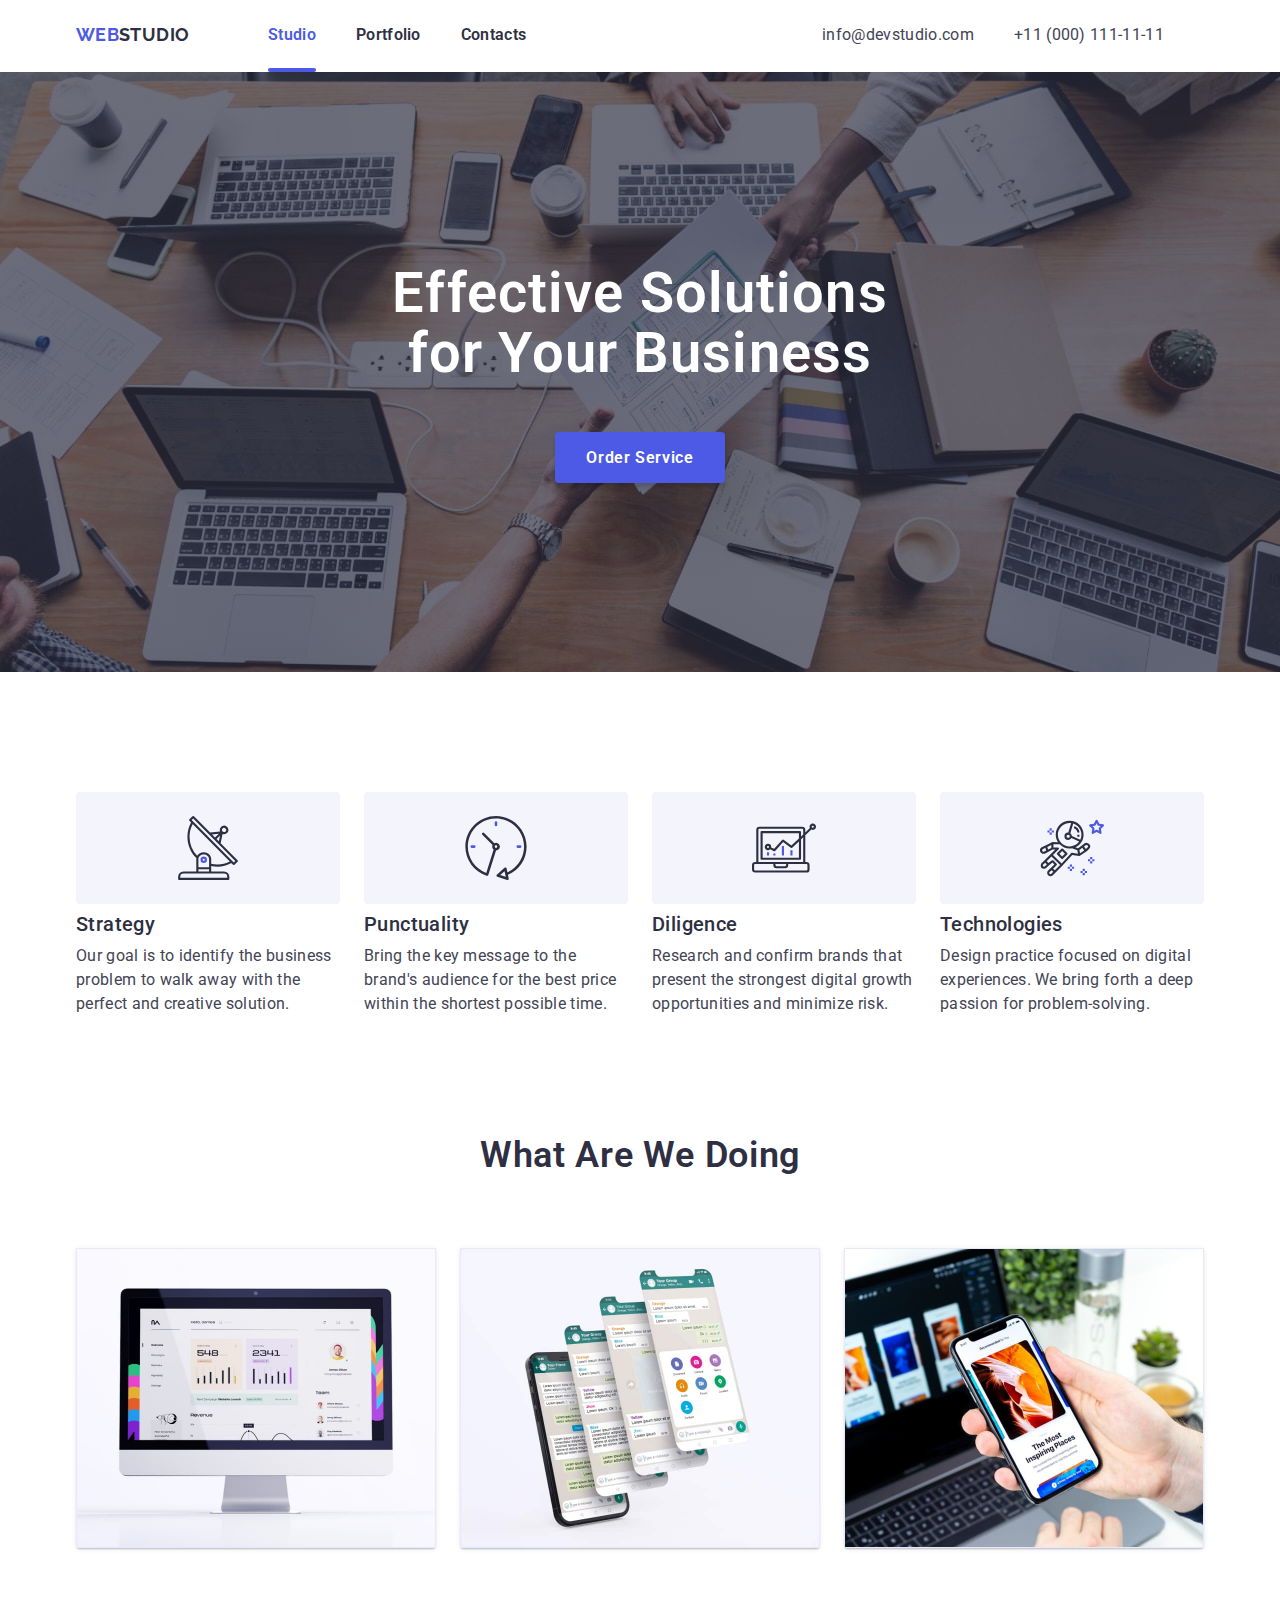
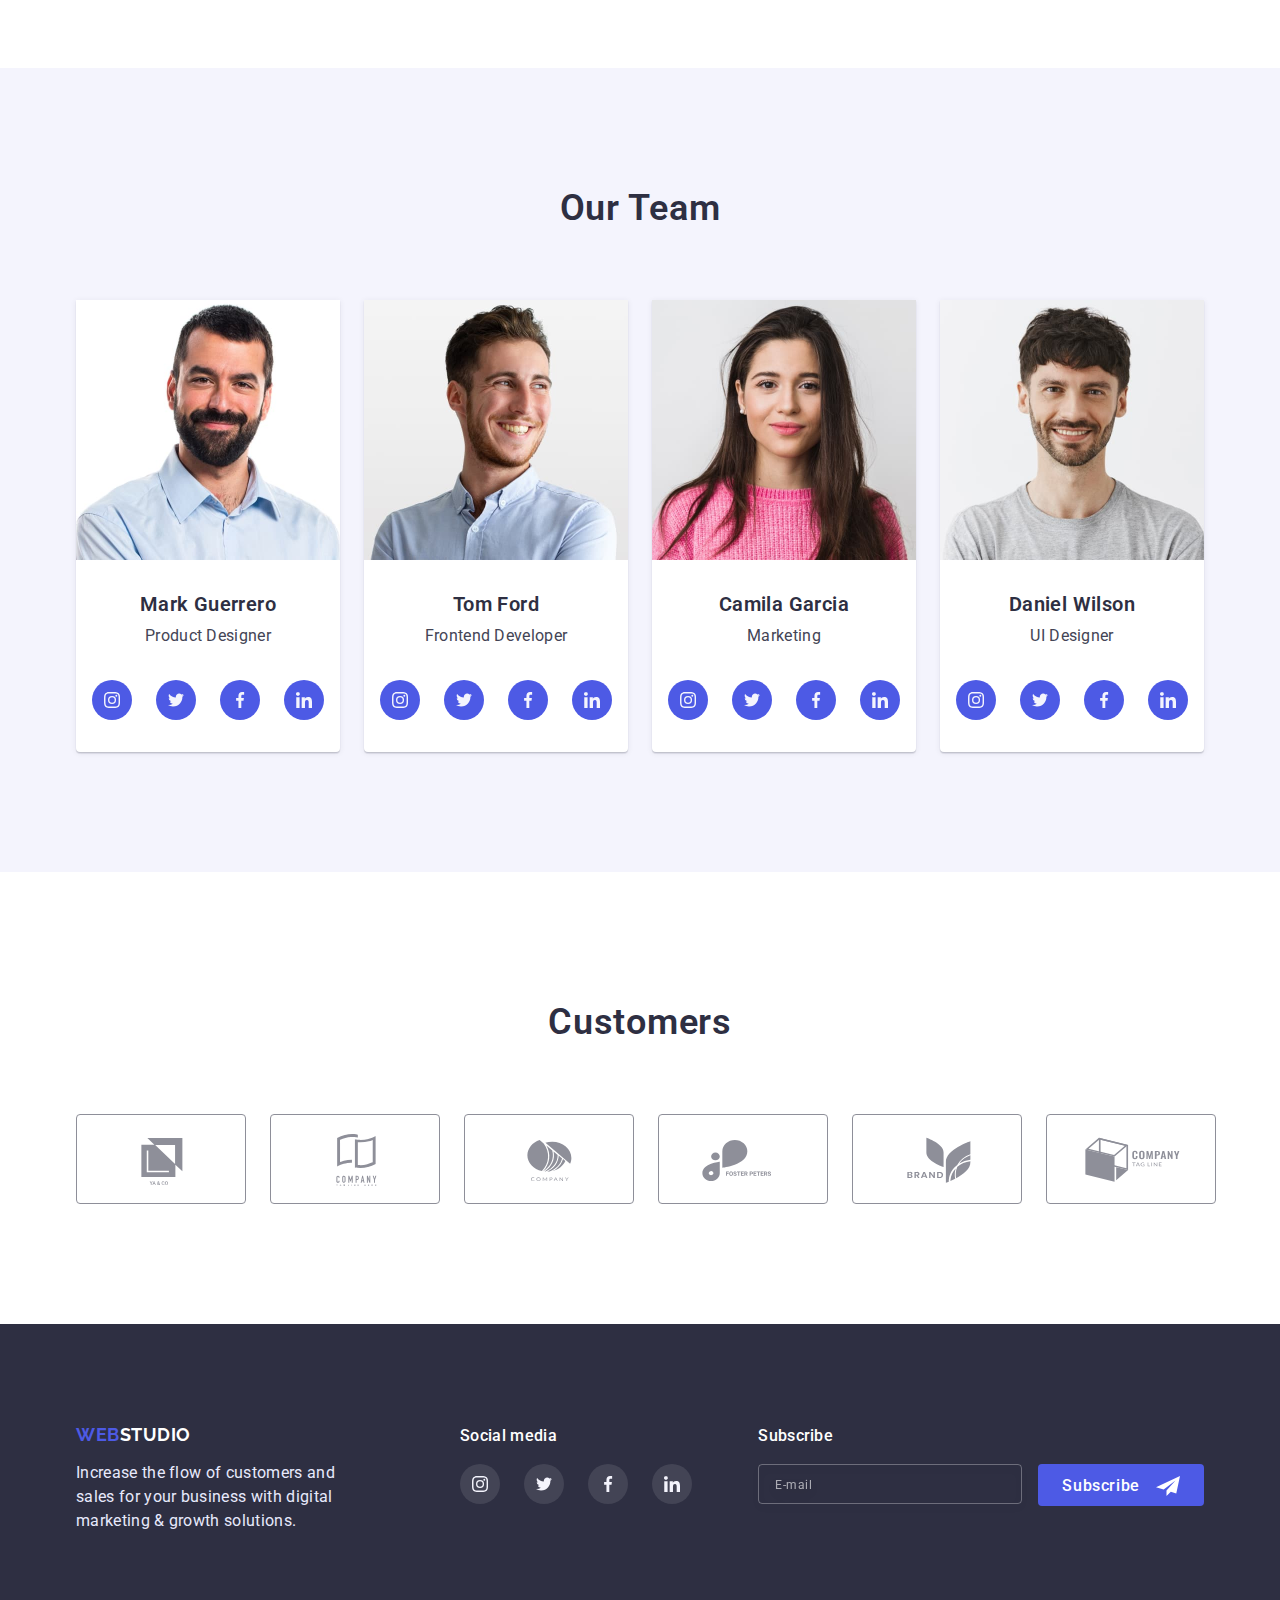
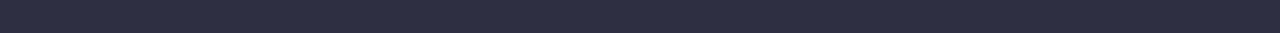
<file: index.html>
<!DOCTYPE html>
<html lang="en">
<head>
    <meta charset="UTF-8">
    <meta http-equiv="X-UA-Compatible" content="IE=edge">
    <meta name="viewport" content="width=device-width, initial-scale=1.0">
    <title>WebStudio</title>
        <link rel="stylesheet" href="./css/modern-normalize.css">
        <link rel="stylesheet" href="./css/style.css">
        <link rel="preconnect" href="https://fonts.googleapis.com"><link rel="preconnect" href="https://fonts.gstatic.com" crossorigin><link href="https://fonts.googleapis.com/css2?family=Raleway:wght@700&family=Roboto:wght@400;500;700;900&display=swap" rel="stylesheet">
</head>
<body>
    <!-- шапка сайту -->
    <header class="navigation">
        <div class="container nav-contact">
            <nav class="nav-item-link">
                <a class="logo" href="#"><span class="logo-web">Web</span><span class="logo-stydio">Studio</span></a>
            <ul class="nav-items">
                <li><a class="nav-link current" href="./index.html">Studio</a></li>
                <li><a class="nav-link" href="./portfolio.html">Portfolio</a></li>
                <li><a class="nav-link" href="#">Contacts</a></li>
            </ul>
            </nav>
        <ul class="contact">
            <li><a class="contacts-item nav-mail" href="mailto:info@devstudio.com">info@devstudio.com</a></li>
            <li><a class="contacts-item nav-tel" href="tel:+11(000)111-11-11">+11 (000) 111-11-11</a></li>
        </ul>
        </div>
        
    </header>
    <!-- основний контент -->
    <main>
        <section class="section-title">
            <div class="container main-section">
                <h1 class="title">Effective Solutions for Your Business</h1>
                <button class="button" data-modal-open type="button">Order Service</button>
            </div>
        </section>
        <section class="section-heading">
            <div class="container">
                <h2 hidden class="visually-hidden"></h2>
                <ul class="heading-icon">
                    <li class="icon-items">
                        <div class="item-picture">
                            <svg class="icon-picture" width="64" height="64">
                                <use href="./images/symbol-defs.svg#icon-antenna"></use>
                            </svg>
                        </div>
                    </li>
                    <li class="icon-items">
                        <div class="item-picture">
                            <svg class="icon-picture" width="64" height="64">
                                <use href="./images/symbol-defs.svg#icon-clock"></use>
                            </svg>
                        </div>
                    </li>
                    <li class="icon-items">
                        <div class="item-picture">
                            <svg class="icon-picture" width="64" height="64">
                                <use href="./images/symbol-defs.svg#icon-diagram"></use>
                            </svg>
                        </div>
                    </li>
                    <li class="icon-items">
                        <div class="item-picture">
                            <svg class="icon-picture" width="64" height="64">
                                <use href="./images/symbol-defs.svg#icon-astronaut"></use>
                            </svg>
                        </div>
                    </li>
                    </ul>
                    <ul class="section-heading">
                    <li class="heading-item">
                        <h3 class="heading">Strategy</h3>
                        <p class="subtitle">Our goal is to identify the business problem to walk away with the perfect and creative solution. </p>
                    </li>
                    <li class="heading-item">
                        <h3 class="heading">Punctuality</h3>
                        <p class="subtitle">Bring the key message to the brand's audience for the best price within the shortest possible time.</p>
                    </li>
                    <li class="heading-item">
                        <h3 class="heading">Diligence</h3>
                        <p class="subtitle">Research and confirm brands that present the strongest digital growth opportunities and minimize risk.</p>
                    </li>
                    <li class="heading-item">
                        <h3 class="heading">Technologies</h3>
                        <p class="subtitle">Design practice focused on digital experiences. We bring forth a deep passion for problem-solving.</p>
                    </li>
                </ul>
            </div>
        </section>
        <section class="section-subject">
            <div class="container">
                    <h2 class="subject">What are we doing</h2>
                <ul class="subject-list">
                    <li class="subject-img">
                        <img src="./images/monitor.jpg" alt="Monitor" width="360">
                    </li>
                    <li class="subject-img">
                        <img src="./images/phone.jpg" alt="Phone" width="360">
                    </li>
                    <li class="subject-img">
                        <img src="./images/phone-in-hand.jpg" alt="Phone in hand" width="360">
                    </li>
                </ul>
            </div>
            </section>
        <section class="section-our">
            <div class="container conteiner-our">
                <h2 class="subject-our-title">Our Team</h2>
            <ul class="subject-our">
                <li class="subject-img card-our">
                    <img class="img-item" src="./images/mark-guerrero.jpg" alt="Mark Guerrero" width="264">
                    <div class="card-our-title">
                        <h3 class="item">Mark Guerrero</h3>
                        <p class="text-item-our">Product Designer</p>
                    </div>
                    <ul class="icons-soc">
                        <li class="icon-item-soc">
                            <a class="icon-link-soc" href="https://www.instagram.com/">
                                <svg class="soc-item" width="16" height="16">
                                    <use href="./images/symbol-defs.svg#icon-instagram"></use>
                                </svg>
                            </a>
                        </li>
                        <li class="icon-item-soc">
                            <a class="icon-link-soc" href="https://twitter.com/">
                                <svg class="soc-item" width="16" height="16">
                                    <use href="./images/symbol-defs.svg#icon-twitter"></use>
                                </svg>
                            </a>
                        </li>
                        <li class="icon-item-soc">
                            <a class="icon-link-soc" href="https://facebook.com/">
                                <svg class="soc-item" width="16" height="16">
                                    <use href="./images/symbol-defs.svg#icon-facebook"></use>
                                </svg>
                            </a>
                        </li>
                        <li class="icon-item-soc">
                            <a class="icon-link-soc" href="https://www.linkedin.com/">
                                <svg class="soc-item" width="16" height="16">
                                    <use href="./images/symbol-defs.svg#icon-linkedin"></use>
                                </svg>
                            </a>
                        </li>
                    </ul>
                </li>
                <li class="subject-img card-our">
                    <img class="img-item" src="./images/tom-ford.jpg" alt="Tom Ford" width="264">
                    <div class="card-our-title">
                        <h3 class="item">Tom Ford</h3>
                        <p class="text-item-our">Frontend Developer</p>
                    </div>
                        <ul class="icons-soc">
                        <li class="icon-item-soc">
                            <a class="icon-link-soc" href="https://www.instagram.com/">
                                <svg class="soc-item" width="16" height="16">
                                    <use href="./images/symbol-defs.svg#icon-instagram"></use>
                                </svg>
                            </a>
                        </li>
                        <li class="icon-item-soc">
                            <a class="icon-link-soc" href="https://twitter.com/">
                                <svg class="soc-item" width="16" height="16">
                                    <use href="./images/symbol-defs.svg#icon-twitter"></use>
                                </svg>
                            </a>
                        </li>
                        <li class="icon-item-soc">
                            <a class="icon-link-soc" href="https://facebook.com/">
                                <svg class="soc-item" width="16" height="16">
                                    <use href="./images/symbol-defs.svg#icon-facebook"></use>
                                </svg>
                            </a>
                        </li>
                        <li class="icon-item-soc">
                            <a class="icon-link-soc" href="https://www.linkedin.com/">
                                <svg class="soc-item" width="16" height="16">
                                    <use href="./images/symbol-defs.svg#icon-linkedin"></use>
                                </svg>
                            </a>
                        </li>
                    </ul>
                </li>
                <li class="subject-img card-our">
                    <img class="img-item" src="./images/camila-garcia.jpg" alt="Camila Garcia" width="264">
                    <div class="card-our-title">
                        <h3 class="item">Camila Garcia</h3>
                    <p class="text-item-our">Marketing</p>
                    </div>
                    <ul class="icons-soc">
                        <li class="icon-item-soc">
                            <a class="icon-link-soc" href="https://www.instagram.com/">
                                <svg class="soc-item" width="16" height="16">
                                    <use href="./images/symbol-defs.svg#icon-instagram"></use>
                                </svg>
                            </a>
                        </li>
                        <li class="icon-item-soc">
                            <a class="icon-link-soc" href="https://twitter.com/">
                                <svg class="soc-item" width="16" height="16">
                                    <use href="./images/symbol-defs.svg#icon-twitter"></use>
                                </svg>
                            </a>
                        </li>
                        <li class="icon-item-soc">
                            <a class="icon-link-soc" href="https://facebook.com/">
                                <svg class="soc-item" width="16" height="16">
                                    <use href="./images/symbol-defs.svg#icon-facebook"></use>
                                </svg>
                            </a>
                        </li>
                        <li class="icon-item-soc">
                            <a class="icon-link-soc" href="https://www.linkedin.com/">
                                <svg class="soc-item" width="16" height="16">
                                    <use href="./images/symbol-defs.svg#icon-linkedin"></use>
                                </svg>
                            </a>
                        </li>
                    </ul>
                </li>
                <li class="subject-img card-our">
                    <img class="img-item" src="./images/daniel-wilson.jpg" alt="Daniel Wilson" width="264">
                    <div class="card-our-title">
                        <h3 class="item">Daniel Wilson</h3>
                        <p class="text-item-our">UI Designer</p>
                    </div>
                    <ul class="icons-soc">
                        <li class="icon-item-soc">
                            <a class="icon-link-soc" href="https://www.instagram.com/">
                                <svg class="soc-item" width="16" height="16">
                                    <use href="./images/symbol-defs.svg#icon-instagram"></use>
                                </svg>
                            </a>
                        </li>
                        <li class="icon-item-soc">
                            <a class="icon-link-soc" href="https://twitter.com/">
                                <svg class="soc-item" width="16" height="16">
                                    <use href="./images/symbol-defs.svg#icon-twitter"></use>
                                </svg>
                            </a>
                        </li>
                        <li class="icon-item-soc">
                            <a class="icon-link-soc" href="https://facebook.com/">
                                <svg class="soc-item" width="16" height="16">
                                    <use href="./images/symbol-defs.svg#icon-facebook"></use>
                                </svg>
                            </a>
                        </li>
                        <li class="icon-item-soc">
                            <a class="icon-link-soc" href="https://www.linkedin.com/">
                                <svg class="soc-item" width="16" height="16">
                                    <use href="./images/symbol-defs.svg#icon-linkedin"></use>
                                </svg>
                            </a>
                        </li>
                    </ul>
                </li>
            </ul>
            </div>
        </section>
        <section class="section-customers">
            <div class="container">
                <h2 class="subject-our-title">Customers</h2>
                <ul class="customers-card">
                    <li class="customers-items">
                        <a class="customers-link" href="#">  
                        <svg class="customers-item" width="104" height="56">
                            <use class="link-customtrs" href="./images/symbol-defs.svg#icon-yaco"></use>
                        </svg>
                        </a>
                    </li>
                    <li class="customers-items">
                        <a class="customers-link" href="#">
                        <svg class="customers-item" width="104" height="56">
                            <use class="link-customtrs" href="./images/symbol-defs.svg#icon-company "></use>
                        </svg>
                    </a>
                    </li>
                    <li class="customers-items">
                        <a class="customers-link" href="#">                            
                        <svg class="customers-item" width="104" height="56">
                            <use class="link-customtrs" href="./images/symbol-defs.svg#icon-companulogo"></use>
                        </svg>
                        </a>
                    </li>
                    <li class="customers-items">
                        <a class="customers-link" href="#">                            
                        <svg class="customers-item" width="104" height="56">
                            <use class="link-customtrs" href="./images/symbol-defs.svg#icon-fosterpeters"></use>
                        </svg>
                        </a>
                    </li>
                    <li class="customers-items">
                        <a class="customers-link" href="#">
                        <svg class="customers-item" width="104" height="56">
                            <use class="link-customtrs" href="./images/symbol-defs.svg#icon-brand" ></use>
                        </svg>                    
                        </a>
                    </li>
                    <li class="customers-items">
                        <a class="customers-link" href="#">
                        <svg class="customers-item" width="104" height="56">
                            <use class="link-customtrs" href="./images/symbol-defs.svg#icon-logocompany"></use>
                        </svg>
                        </a>
                    </li>
                </ul>
            </div>
        </section>
            </main>
    <!-- підвал -->
    <footer class="footer">
        <div class="container container-footer">
            <div class="cont-ftr">
                <a class="ftr-link" href="#"> <span class="footer-web">Web</span><span class="footer-studio">Studio</span> </a>
                <p class="footer-txt">Increase the flow of customers and sales for your business with digital marketing & growth solutions.</p>
            </div>
        <div class="soc-med-ftr">
            <h4 class="soc-media">Social media</h4>
            <ul class="icons-soc-ftr">
                        <li class="icon-item-soc-ftr">
                            <a class="icon-link-soc-ftr" href="https://www.instagram.com/">
                                <svg class="soc-item-ftr" width="16" height="16">
                                    <use href="./images/symbol-defs.svg#icon-instagram"></use>
                                </svg>
                            </a>
                        </li>
                        <li class="icon-item-soc-ftr">
                            <a class="icon-link-soc-ftr" href="https://twitter.com/">
                                <svg class="soc-item-ftr" width="16" height="16">
                                    <use href="./images/symbol-defs.svg#icon-twitter"></use>
                                </svg>
                            </a>
                        </li>
                        <li class="icon-item-soc-ftr">
                            <a class="icon-link-soc-ftr" href="https://facebook.com/">
                                <svg class="soc-item-ftr" width="16" height="16">
                                    <use href="./images/symbol-defs.svg#icon-facebook"></use>
                                </svg>
                            </a>
                        </li>
                        <li class="icon-item-soc-ftr">
                            <a class="icon-link-soc-ftr" href="https://www.linkedin.com/">
                                <svg class="soc-item-ftr" width="16" height="16">
                                    <use href="./images/symbol-defs.svg#icon-linkedin"></use>
                                </svg>
                            </a>
                        </li>
                    </ul>
        </div>
        <!-- Форма для підписки -->
        <div class="ftr-form">
            <p class="ftr-subscribe">Subscribe</p>
            <div class="form-sub">
                <input class="input-mail inpyt-mail" type="email" name="email" id="mail-sub" placeholder="E-mail">
                
                    <!-- <input class="input-mail" type="email" name="email" id="mail-sub" placeholder="E-mail"> -->
                <button class="button-sub" type="submit"><span class="btn-sub">Subscribe</span>
                    <svg class="icon-sub" width="24" height="24">
                        <use href="./images/symbol-defs.svg#icon-telegram"></use>
                    </svg>
                </button>
            </div>
        </div>
        
        </div>
    </footer>
    
            <!-- модалка -->
            <div class="backdrop is-hidden" data-modal data-backdrop>
                <div class="modal">
                    <!-- Form -->
                    <form class="form-modal">
                        <p class="form-title">Leave your contacts and we will call you back</p>
                        <label class="form-label">
                            <span class="span-name">Name</span>
                            <input type="text" class="form-name">
                            <svg class="icon-item-person" width="18" height="18">
                                <use href="./images/symbol-defs.svg#icon-person-black"></use>
                            </svg>
                        </label>
                         <label class="form-label">
                            <span class="span-name">Phone</span>
                            <input type="tel" class="form-name">
                            <svg class="icon-item-person" width="18" height="24">
                                <use href="./images/symbol-defs.svg#icon-phone-black"></use>
                            </svg>
                        </label>
                         <label class="form-label">
                            <span class="span-name">Email</span>
                            <input type="email" class="form-name">
                            <svg class="icon-item-person" width="18" height="24">
                                <use href="./images/symbol-defs.svg#icon-email-black"></use>
                            </svg>
                        </label>
                        <div class="modal-textarea">
                            <label for="comment-textarea" class="text-comment">Comment</label>
                            <textarea name="comment-textarea" id="comment-textarea" class="comment" placeholder="Text input"></textarea>
                        </div>
                        <div class="txt-checkbox">
                            <input 
                            type="checkbox" 
                            name="policy" 
                            id="policy" 
                            value="true" 
                            class="text-checkbox visually-hidden">
                            <label for="policy" class="chec-text" >
                                <span>
                                    <svg class="icon-chec" width="10" height="8">
                                        <use href="./images/symbol-defs.svg#icon-vector"></use>
                                    </svg>
                                </span>
                                I accept the terms and conditions of the <a class="link-policy" href="#">Privacy Policy</a></label>
                        </div>
                        <div class="btn-form">
                            <button class="btn-send" type="submit">Send</button>
                        </div>

                    </form>
                    <!-- Закриття модалки -->
                    <button class="btn-close" data-modal-close>
                        <svg class="icon-close-btn"  width="8" height="8">
                            <use href="./images/symbol-defs.svg#icon-close-black"></use>
                        </svg>
                    </button>
                </div>
            </div>
        
    <script src="./js/modal.js"></script>
    <script>
        (() => {
            document
            .querySelector('.js-speaker-form')
            addEventListener('submit', e => {
                e.preventDefault();

                new FormData(e.currentTarget).forEach((value, name) =>
                console.log(`${name}: ${value}`),
                );
            });
        })();
    </script>
</body>
</file>
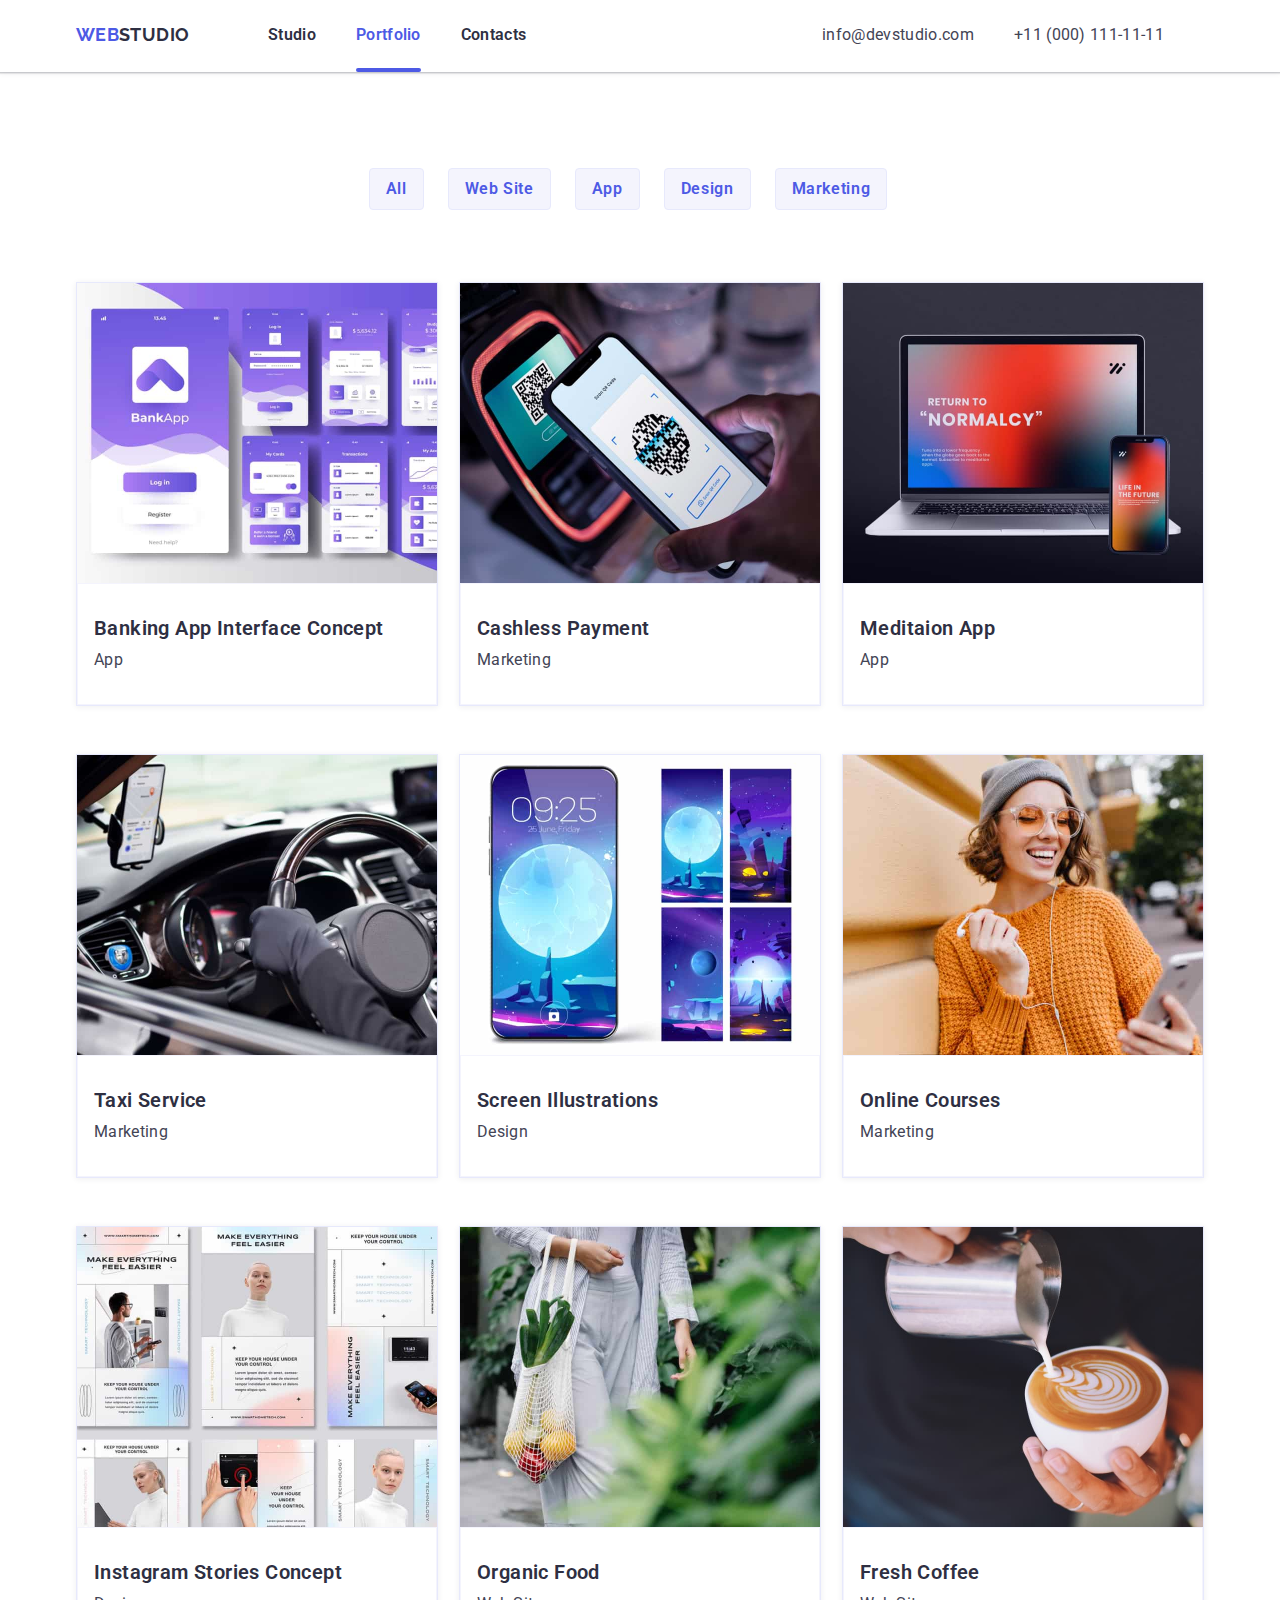
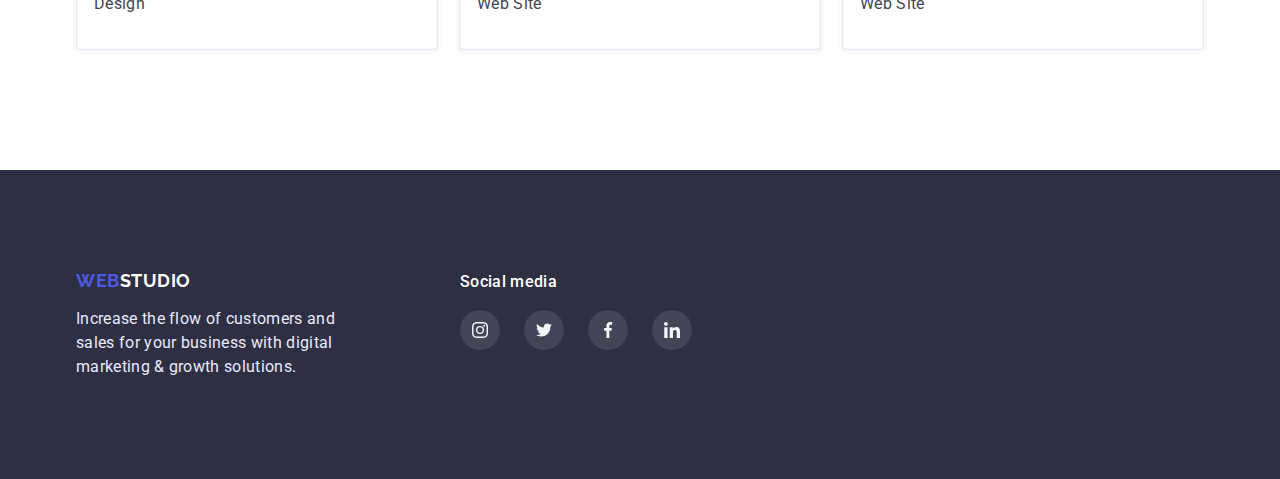
<file: portfolio.html>
<!DOCTYPE html>
<html lang="en">
<head>
    <meta charset="UTF-8">
    <meta http-equiv="X-UA-Compatible" content="IE=edge">
    <meta name="viewport" content="width=device-width, initial-scale=1.0">
    <title>Portfolio</title>
    <link rel="stylesheet" href="./css/modern-normalize.css">
    <link rel="stylesheet" href="./css/style.css">
    <link rel="preconnect" href="https://fonts.googleapis.com"><link rel="preconnect" href="https://fonts.gstatic.com" crossorigin><link href="https://fonts.googleapis.com/css2?family=Raleway:wght@700&family=Roboto:wght@400;500;700;900&display=swap" rel="stylesheet">
</head>
<body>
    <!-- шапка сайту -->
    <header class="navigation">
        <div class="container nav-contact">
            <nav class="nav-item-link">
            <a class="logo" href="./index.html"><span class="logo-web">Web</span><span class="logo-stydio">Studio</span></a>
            <ul class="nav-items">
                <li><a class="nav-link" href="./index.html">Studio</a></li>
                <li><a class="nav-link current" href="./portfolio.html">Portfolio</a></li>
                <li><a class="nav-link" href="#">Contacts</a></li>
            </ul>
        </nav>
        <ul class="contact">
            <li><a class="contacts-item nav-mail" href="mailto:info@devstudio.com">info@devstudio.com</a></li>
            <li><a class="contacts-item nav-tel" href="tel:+11(000)111-11-11">+11 (000) 111-11-11</a></li>
        </ul>
        </div>
        
    </header>
    <!-- основний контент -->
    <main>
        <!-- секція фільтрів -->
        <section class="section-portfolio">
            <div class="container container-portfolio">
            <!-- заголовок фільтрів -->
        <h1 hidden class="visually-hidden"></h1>
            <ul class="item-button">
                <li>
                    <button class="btn-portfolio" type="button">All</button>
                </li>
                <li>
                    <button class="btn-portfolio" type="button">Web Site</button>
                </li>
                <li>
                    <button class="btn-portfolio" type="button">App</button>
                </li>
                <li>
                    <button class="btn-portfolio" type="button">Design</button>
                </li>
                <li>
                    <button class="btn-portfolio" type="button">Marketing</button>
                </li>
            </ul>
            <ul class="set-card">
                <li class="card-list">
                    <a class="overley-link" href="#">
                        <article class="overley">
                            <div class="portfolio-overley">
                                <div class="img-overley">
                                    <img class="img-card" src="./images/banking-app.jpg" alt="Banking App Interface Concept" width="360">
                                        <div class="overley-card">
                                            <p class="text-card">14 Stylish and User-Friendly App Design Concepts · Task Manager App · Calorie Tracker App · Exotic Fruit Ecommerce App · Cloud Storage App</p>
                                        </div>
                                </div>
                            </div>    
                            <div class="content-card">
                                <h2 class="item-portfolio">Banking App Interface Concept</h2>
                                <p class="text-item text-item-portfolio">App</p>
                            </div>
                        </article>
                    </a>
                </li>
                
                <li class="card-list">
                    <a class="overley-link" href="#">
                        <article class="overley">
                            <div class="portfolio-overley">
                                <div class="img-overley">
                                    <img class="img-card" src="./images/cashless-payment.jpg" alt="Attach the phone to the terminal" width="360">
                                        <div class="overley-card">
                                            <p class="text-card">14 Stylish and User-Friendly App Design Concepts · Task Manager App · Calorie Tracker App · Exotic Fruit Ecommerce App · Cloud Storage App</p>
                                        </div>
                                </div>
                            </div>
                            <div class="content-card">
                                <h2 class="item-portfolio">Cashless Payment</h2>
                                <p class="text-item text-item-portfolio">Marketing</p>
                            </div>
                        </article>
                    </a>
                </li>

                <li class="card-list">
                    <a class="overley-link" href="#">
                        <article class="overley">
                            <div class="porfolio-overley">
                                <div class="img-overley">
                                <img class="img-card" src="./images/meditaion-app.jpg" alt="Computer and phone" width="360">
                                    <div class="overley-card">
                                        <p class="text-card">14 Stylish and User-Friendly App Design Concepts · Task Manager App · Calorie Tracker App · Exotic Fruit Ecommerce App · Cloud Storage App</p>
                                    </div>
                                </div>
                            </div>
                            <div class="content-card">
                                <h2 class="item-portfolio">Meditaion App</h2>
                                <p class="text-item text-item-portfolio">App</p>
                            </div>
                        </article>
                    </a>
                </li>
                
                <li class="card-list">
                    <a class="overley-link" href="#">
                        <article class="overley">
                            <div class="portfolio-overley">
                                <div class="img-overley">
                                <img class="img-card" src="./images/taxi-service.jpg" alt="Car steering wheel" width="360">
                                    <div class="overley-card">
                                        <p class="text-card">14 Stylish and User-Friendly App Design Concepts · Task Manager App · Calorie Tracker App · Exotic Fruit Ecommerce App · Cloud Storage App</p>
                                    </div>
                                </div>
                            </div>    
                            <div class="content-card">
                                <h2 class="item-portfolio">Taxi Service</h2>
                                <p class="text-item text-item-portfolio">Marketing</p>
                            </div> 
                        </article>
                    </a>
                </li>
                
                <li class="card-list">
                    <a class="overley-link" href="#">
                        <article class="overley">
                            <div class="portfolio-overley">
                                <div class="img-overley">
                                <img class="img-card" src="./images/screen-Illustrations.jpg" alt="Screen Illustrations" width="360">
                                    <div class="overley-card">
                                        <p class="text-card">14 Stylish and User-Friendly App Design Concepts · Task Manager App · Calorie Tracker App · Exotic Fruit Ecommerce App · Cloud Storage App</p>
                                    </div>
                                </div>
                            </div>    
                            <div class="content-card">
                                <h2 class="item-portfolio">Screen Illustrations</h2>
                                <p class="text-item text-item-portfolio">Design</p>
                            </div>   
                        </article>
                    </a>
                </li>
                
                <li class="card-list">
                    <a class="overley-link" href="#">
                        <article class="overley">
                            <div class="portfolio-overley">
                                <div class="img-overley">
                                <img class="img-card" src="./images/online-courses.jpg" alt="A girl with a phone" width="360">
                                    <div class="overley-card">
                                        <p class="text-card">14 Stylish and User-Friendly App Design Concepts · Task Manager App · Calorie Tracker App · Exotic Fruit Ecommerce App · Cloud Storage App</p>
                                    </div>
                                </div>
                            </div>    
                            <div class="content-card">
                                <h2 class="item-portfolio">Online Courses</h2>
                                <p class="text-item text-item-portfolio">Marketing</p>
                            </div>
                        </article>
                    </a>
                </li>
                
                <li class="card-list">
                    <a class="overley-link" href="#">
                        <article class="overley">
                            <div class="portfolio-overley">
                                <div class="img-overley">
                                    <img class="img-card" src="./images/instagram-stories.jpg" alt="Instagram Stories Concept" width="360">
                                        <div class="overley-card">
                                            <p class="text-card">14 Stylish and User-Friendly App Design Concepts · Task Manager App · Calorie Tracker App · Exotic Fruit Ecommerce App · Cloud Storage App</p>
                                        </div>
                                </div>
                            </div>    
                            <div class="content-card">
                                <h2 class="item-portfolio">Instagram Stories Concept</h2>
                                <p class="text-item text-item-portfolio">Design</p>
                            </div>
                        </article>
                    </a>
                </li>
                
                <li class="card-list">
                    <a class="overley-link" href="#">
                        <article class="overley">
                            <div class="portfolio-overley">
                                <div class="img-overley">
                                <img class="img-card" src="./images/organic-food.jpg" alt="Vegetables" width="360">
                                    <div class="overley-card">
                                        <p class="text-card">14 Stylish and User-Friendly App Design Concepts · Task Manager App · Calorie Tracker App · Exotic Fruit Ecommerce App · Cloud Storage App</p>
                                    </div>
                                </div>
                            </div>    
                            <div class="content-card">
                                <h2 class="item-portfolio">Organic Food</h2>
                                <p class="text-item text-item-portfolio">Web Site</p>
                            </div>
                        </article>
                    </a>
                </li>
                
                <li class="card-list">
                    <a class="overley-link" href="#">
                        <article class="overley">
                            <div class="portfolio-overley">
                                <div class="img-overley">
                                <img class="img-card" src="./images/fresh-coffee.jpg" alt="Cup of coffee" width="360">
                                    <div class="overley-card">
                                        <p class="text-card">14 Stylish and User-Friendly App Design Concepts · Task Manager App · Calorie Tracker App · Exotic Fruit Ecommerce App · Cloud Storage App</p>
                                    </div>

                                </div>
                            </div>    
                            <div class="content-card">
                                <h2 class="item-portfolio">Fresh Coffee</h2>
                                <p class="text-item text-item-portfolio">Web Site</p>
                            </div>
                        </article>
                    </a>
                </li>
            </ul>
            </div>
        </section>
    </main>
    <!-- підвал -->
    <footer class="footer">
        <div class="container container-footer">
            <div class="cont-ftr">
                <a class="ftr-link" href="#"> <span class="footer-web">Web</span><span class="footer-studio">Studio</span> </a>
                <p class="footer-txt">Increase the flow of customers and sales for your business with digital marketing & growth solutions.</p>
            </div>
        <div class="soc-med-ftr">
            <h3 class="soc-media">Social media</h3>
            <ul class="icons-soc-ftr">
                <li class="icon-item-soc-ftr">
                    <a class="icon-link-soc-ftr" href="https://www.instagram.com/">
                        <svg class="soc-item-ftr" width="16" height="16">
                            <use href="./images/symbol-defs.svg#icon-instagram"></use>
                        </svg>
                    </a>
                </li>
                <li class="icon-item-soc-ftr">
                    <a class="icon-link-soc-ftr" href="https://twitter.com/">
                        <svg class="soc-item-ftr" width="16" height="16">
                            <use href="./images/symbol-defs.svg#icon-twitter"></use>
                        </svg>
                    </a>
                </li>
                <li class="icon-item-soc-ftr">
                    <a class="icon-link-soc-ftr" href="https://facebook.com/">
                        <svg class="soc-item-ftr" width="16" height="16">
                            <use href="./images/symbol-defs.svg#icon-facebook"></use>
                        </svg>
                    </a>
                </li>
                <li class="icon-item-soc-ftr">
                    <a class="icon-link-soc-ftr" href="https://www.linkedin.com/">
                        <svg class="soc-item-ftr" width="16" height="16">
                            <use href="./images/symbol-defs.svg#icon-linkedin"></use>
                        </svg>
                    </a>
                </li>
            </ul>
        </div>
        </div>
    </footer>
</body>
</file>
<file: css/style.css>
:root {
    --dark: #2E2F42;
    --primary-brand: #4D5AE5;
    --text: #434455;
    --accent: #E7E9FC;
    --white-color: #FFFFFF;
    --light: #F4F4FD;
    --bgd-color: #E5E5E5;
    --icon-bg-ftr: background: rgba(255, 255, 255, 0.1);
    --color-avtive: #404BBF;
    --hov-foc-cubic: cubic-bezier(0.4, 0, 0.2, 1);
    --time-animation: 250ms;
    --form-color: #8E8F99;
}

body {
    font-family: Roboto, sans-serif;
    line-height: 1;
    letter-spacing: 0.03em;
    font-size: 14px;
    font-weight: 400;
}

a {
    text-decoration: none;
}

ul {
    list-style: none;
}

.container {
    width: 1158px;
    margin: 0 auto;
    padding-left: 15px;
    padding-right: 15px;
}

p,
h1,
h2,
h3 {
    margin: 0;
}

ul {
    margin: 0;
    padding-left: 0;
}

img {
    max-width: 100%;
    display: block;
    height: auto;
}

/* header */

.navigation {
    display: flex;
    height: 72px;
    align-items: center;
    justify-content: space-between;
    background: var(--white-color);
    box-shadow: 0px 2px 1px rgba(46, 47, 66, 0.08), 0px 1px 1px rgba(46, 47, 66, 0.16), 0px 1px 6px rgba(46, 47, 66, 0.08);
}

.nav-contact {
    display: flex;
    margin-bottom: 3px;

}

.nav-item-link {
    display: flex;
}

.logo {
    width: 115px;
    height: 24px;
    display: flex;
    margin-right: 77px;
}

.logo-web {
    font-family: 'Raleway';
    font-weight: 700;
    font-size: 18px;
    line-height: 1.33;
    letter-spacing: 0.02em;
    text-transform: uppercase;
    color: var(--primary-brand);
}

.logo-stydio {
    font-family: 'Raleway';
    font-weight: 700;
    font-size: 18px;
    line-height: 1.33;
    letter-spacing: 0.02em;
    text-transform: uppercase;
    color: var(--dark);
}

.nav-items {
    display: flex;
    gap: 40px;
}

.nav-link {
    padding-bottom: 28px;
    position: relative;
    font-weight: 600;
    font-size: 16px;
    line-height: 1.5;
    letter-spacing: 0.02em;
    color: var(--dark);
    position: relative;
    transition-property: color;
    transition-duration: var(--time-animation);
    transition-timing-function: var(--hov-foc-cubic);
}

.nav-link:hover {
    color: var(--primary-brand);
}

.nav-link:focus {
    color: var(--primary-brand);
}

.current {
    color: var(--primary-brand);
}

.current:after {
    content: '';
    display: block;
    position: absolute;
    width: 100%;
    height: 4px;
    border-radius: 2px;
    background: var(--primary-brand);
    bottom: 0;
    left: 0;
    opacity: 0;
}

.nav-link::after {
    content: "";
    display: block;
    position: absolute;
    left: 0;
    bottom: 0;
    width: 100%;
    height: 4px;
    border-radius: 2px;
    opacity: 1;
}

.contact {
    display: flex;
    margin-left: auto;
}

.contacts-item {
    display: flex;
    margin-right: 40px;
}

.nav-mail,
.nav-tel {
    font-size: 16px;
    line-height: 1.5;
    letter-spacing: 0.02em;
    color: var(--text);
    transition-property: color;
    transition-duration: var(--time-animation);
    transition-timing-function: var(--hov-foc-cubic);
}

.nav-mail:hover,
.nav-mail:focus {
    color: var(--primary-brand);
}

.nav-tel:hover,
.nav-tel:focus {
    color: var(--primary-brand);
}

/* main webstudio */

.section-title {
    max-width: 1440px;
    height: 600px;
    margin-right: auto;
    margin-left: auto;
    background-image: linear-gradient(to right,
     rgba(46, 47, 66, 0.7), 
     rgba(46, 47, 66, 0.7)),
     url(../images/image-title.jpg);
    background-repeat: no-repeat;
    background-size: cover;
    background-position: center;
}

.main-section {
    text-align: center;
    padding-top: 192px;
    padding-bottom: 192px;
}

.title {
    color: var(--white-color);
    font-weight: 600;
    line-height: 1.07;
    font-size: 56px;
    letter-spacing: 0.02em;
    margin: 0 auto;
    align-items: center;
    width: 520px;
    padding-bottom: 48px;
}

.button {
    width: 170px;
    height: 51px;
    font-weight: 600;
    font-size: 16px;
    line-height: 1.19;
    letter-spacing: 0.04em;
    color: var(--white-color);
    background-color: var(--primary-brand);
    border-radius: 4px;
    box-shadow: 0px 4px 4px rgba(0, 0, 0, 0.15);
    border: none;
    /* повільний перехід */
    transition-property: background;
    transition-duration: var(--time-animation);
    transition-timing-function: var(--hov-foc-cubic);
}

.button:hover {
    background: var(--color-avtive);
    box-shadow: 0px 4px 4px rgba(0, 0, 0, 0.15);
    border-radius: 4px;
}

.button:focus {
    background: var(--color-avtive);
    box-shadow: 0px 4px 4px rgba(0, 0, 0, 0.15);
    border-radius: 4px;
}

/* Modal */

.backdrop {
    position: fixed;
    top: 0;
    left: 0;
    width: 100%;
    height: 100%;
    background: rgba(46, 47, 66, 0.4);
    opacity: 1;
    transition: opacity var(--time-animation) var(--hov-foc-cubic);    
}

.backdrop.is-hidden {
    opacity: 0;
    pointer-events: none;
}

.backdrop.is-hidden .modal {
    transform: translate(-50%, -50%) scale(0);
}

.modal {
    position: absolute;
    top: 50%;
    left: 50%;
    width: 408px;
    padding-top: 72px;
    padding-bottom: 24px;
    background: #FCFCFC;
    box-shadow: 0px 1px 1px rgba(0, 0, 0, 0.14), 0px 1px 3px rgba(0, 0, 0, 0.12), 0px 2px 1px rgba(0, 0, 0, 0.2);
    border-radius: 4px;
    transform: translate(-50%, -50%) scale(1);
    transition: transform var(--time-animation) var(--hov-foc-cubic);
}

.btn-close {
    top: 24px;
    right: 24px;
    width: 24px;
    height: 24px;
    border-radius: 50%;
    background: #E7E9FC;
    border: 1px solid rgba(0, 0, 0, 0.1);
    transition-duration: var(--time-animation);
    transition-property: fill, background-color;
    transition-timing-function: var(hov-foc-cubic);
}

.btn-close:hover {
    fill: var(--white-color);
    background-color: var(--color-avtive);

}

.icon-close-btn {
    content: "";
}

.modal > .btn-close {
    position: absolute;
    margin: 0;
}

.form-modal {
    color: var(--dark);
    padding-left: 24px;
    padding-right: 24px;
}

.form-title {

    font-weight: 500;
    font-size: 14px;
    line-height: 1.5;
    text-align: center;
    letter-spacing: 0.02em;
    margin: 14px;
    display: block;
    color: var(--dark);
}

.form-name {
    display: block;
    height: 40px;
    padding-left: 38px;
    border-radius: 4px;
    border: 1px solid #21212133;
    width: 100%;
    transition-property: border;
    transition-duration: 250ms;
    transition-timing-function: var(--hov-foc-cubic);
}

.form-name:focus + svg{
    fill: var(--primary-brand);
    }

.form-name:focus {
    outline: none;
    border: 1px solid var(--primary-brand);
}

.icon-item-person:focus {
    fill: var(--primary-brand);    
}

.form-label {
    position: relative;
    display: flex;
    flex-direction: column;
    margin-bottom: 8px;
}

.icon-item-person {
    position: absolute;
    top: 50%;
    left: 19px;
    transform: translateY(-10%);
    fill: var(--dark);transition-property: border;
    transition-property: fill;
    transition-duration: 250ms;
    transition-timing-function: var(--hov-foc-cubic);
}

.span-name {
    font-size: 12px;
    line-height: 1.33;    
    letter-spacing: 0.04em;
    display: block;
    margin-bottom: 4px;
    color: var(--form-color);
}

.input-name {
    border: 1px solid rgba(33, 33, 33, 0.2);
    border-radius: 4px;
    background-color: transparent;
}

.modal-textarea {
    display: block;
    width: 100%;
    margin-bottom: 16px;
}

.text-comment {
    display: inline-block;
    font-size: 12px;
    line-height: 1.17;
    letter-spacing: 0.01em;
    color: var(--form-color);
}

.comment {
    margin-top: 4px;
    width: 100%;
    height: 120px;
    display: block;
    resize: none;
    border-radius: 4px;
    border: 1px solid rgba(33, 33, 33, 0.2);
    padding-left: 16px;
    padding-top: 8px;
    transform: scale(1);
    transition-property: border;
    transition-duration: 250ms;
    transition-timing-function: var(--hov-foc-cubic);
}

.comment:focus {
    color: currentColor;
    transform: scale(1);
    outline: none;
    border: 1px solid var(--primary-brand);
}

.comment::placeholder {
    font-size: 12px;
    line-height: 1.33;
    letter-spacing: 0.04em;
    color: #75757580;;

}

/* Policy */

.chec-text {
    display: flex;
    font-size: 12px;
    line-height: 1.33;
    letter-spacing: 0.04em;
    color: #757575;
}

.chec-text span {
    width: 16px;
    height: 16px;
    border: 1.25px solid var(--dark);
    border-radius: 2px;
    margin-right: 8px;
    display: flex;
    justify-content: center;
    align-items: center;
    fill: transparent;
}

.link-policy {
    text-decoration: revert;
}

.text-checkbox:checked + .chec-text span {
    background-color: var(--primary-brand);
    border: 1.25px solid transparent;
    fill: var(--light);
}

/* Button */

.btn-form {
    display: flex;
    align-items: center;
    justify-content: center;
}

.btn-send {
    font-weight: 500;
    font-size: 16px;
    line-height: 1.5;
    display: flex;
    align-items: center;
    text-align: center;
    justify-content: center;
    width: 169px;
    margin-top: 24px;
    color: var(--white-color);
    background: var(--primary-brand);
    box-shadow: 0px 4px 4px rgba(0, 0, 0, 0.15);
    border-radius: 4px;
    padding: 16px 32px;
    border: none;
    transition-property: background, box-shadow, border-radius;
    transition-duration: 250ms;
    transition-timing-function: var(--hov-foc-cubic);

}

.btn-send:hover {
    background: var(--color-avtive);
    box-shadow: 0px 4px 4px rgba(0, 0, 0, 0.15);
    border-radius: 4px;
}

.btn-send:focus {
    background: var(--color-avtive);
    box-shadow: 0px 4px 4px rgba(0, 0, 0, 0.15);
    border-radius: 4px;
}

/* 2 section */

.visually-hidden {
    color: rgba(0, 0, 0, 0);
    position: absolute;
    width: 1px;
    height: 1px;
    margin: -1px;
    border: 0;
    padding: 0;
    white-space: nowrap;
    clip-path: inset(100%);
    clip: rect(0 0 0 0);
    overflow: hidden;
}

.section-heading {
    display: flex;
    justify-content: space-between;
    margin: 0 auto;
}

.heading-items {
    display: flex;
    justify-content: space-between;
    gap: 24px; 
}

.heading-item {
    width: 264px;
}   

.heading-icon {
    padding-top: 120px;
    display: flex;
    justify-content: space-between;
    align-items: center;
    gap: 24px;
}

.item-picture{
    width: 264px;
    height: 112px;
    display: flex;
    align-items: center;
    justify-content: center;
    margin-bottom: 8px;
    background-color: #F4F4FD;
    border-radius: 4px;
}

.heading {
    font-weight: 500;
    font-size: 20px;
    line-height: 1.2;
    letter-spacing: 0.02em;
    color: var(--dark);
    padding-bottom: 8px;
}

.section-subject {
    padding-top: 120px;
    padding-bottom: 120px;
}

.subtitle {
    font-size: 16px;
    line-height: 1.5;
    letter-spacing: 0.02em;
    color: var(--text);
}

.subject-list {
    display: flex;
    align-items: center;
    gap: 24px;
}

.subject {
    text-align: center;
    font-weight: 600;
    font-size: 36px;
    line-height: 1.1;
    letter-spacing: 0.02em;
    text-transform: capitalize;
    color: var(--dark);
    margin-bottom: 72px;
}

.section-our {
    background: #F4F4FD;
    padding-top: 120px;
    padding-bottom: 120px;
}

.subject-our-title {
    font-weight: 600;
    font-size: 36px;
    line-height: 40px;
    text-align: center;
    letter-spacing: 0.02em;
    text-transform: capitalize;
    color: var(--dark);
}

.card-our-title {
    padding-top: 32px;
    padding-bottom: 32px;
}

.subject-our {
    display: flex;
    text-align: center;
    margin-top: 72px;
    gap: 24px;
    font-weight: 600;
    font-size: 24px;
    line-height: 1.1;
    letter-spacing: 0.02em;
    text-transform: capitalize;
    color: var(--dark);
}

.subject-img {
    box-shadow: 0px 1px 6px rgba(46, 47, 66, 0.08), 0px 1px 1px rgba(46, 47, 66, 0.16), 0px 2px 1px rgba(46, 47, 66, 0.08);
    border-radius: 0px 0px 4px 4px;
    background-color: var(--white-color);
    transition-property: border-radius;
    transition-duration: var(--time-animation);
    transition-timing-function: var(--hov-foc-cubic);
}

.subject-img:hover,
.subject-img:focus {
    border-radius: 0px 0px 4px 4px;
}

.text-item-our {
    font-weight: 400;
    font-size: 16px;
    line-height: 1.5;
    letter-spacing: 0.02em;
    color: var(--text);
    margin-top: 8px;
}

/* icon soc */

.icons-soc {
    display: flex;
    justify-content: center;
    gap: 24px;
    padding-bottom: 32px;
}

.icon-item-soc {
    width: 40px;
    height: 40px;
}

.icon-link-soc {
    display: flex;
    align-items: center;
    justify-content: center;
    width: 100%;
    height: 100%;
    background-color: var(--primary-brand);
    border-radius: 50%; 
    transition-property: background-color;
    transition-duration: var(--time-animation);
    transition-timing-function: var(--hov-foc-cubic);
}

.icon-link-soc:hover,
.icon-link-soc:focus {
    background-color: var(--color-avtive);
}

/* section customers */

.section-customers {
    padding-top: 130px;

}

.customers-card {
    margin-top: 72px;
    margin-bottom: 120px;
    display: flex;
    text-align: center;
    margin-top: 72px;
    gap: 24px;
}

.customers-items {
   display: flex;
   fill: currentColor;
}

.customers-link {
    padding: 16px 32px;
    border: 1px solid #8E8F99;
    border-radius: 4px;
    fill: #8e8f99;
    transition-property: border-color, fill;
    transition-duration: var(--time-animation);
    transition-timing-function: var(--hov-foc-cubic);
}

.customers-link:hover, 
.customers-link:focus {
    border-color: var(--color-avtive);
    fill: var(--color-avtive);
}

.customers-item {
    display: flex;
}

/* portfolio */

.section-portfolio {
    padding-top: 96px;
    padding-bottom: 120px;
}

.item-button {
    display: flex;
    align-items: center;
    justify-content: center;
    margin-bottom: 72px;
}

.btn-portfolio {
    font-weight: 600;
    font-size: 16px;
    line-height: 24px;
    letter-spacing: 0.04em;
    color: var(--primary-brand);
    background-color: var(--light);
    cursor: pointer;
    border: 1px solid var(--accent);
    border-radius: 4px;
    margin-right: 24px;
    padding: 8px 16px;
    transition-property: background, color, border-radius;
    transition-duration: var(--time-animation);
    transition-timing-function: var(--hov-foc-cubic);
}

.item {
    font-weight: 600;
    font-size: 20px;
    line-height: 1.2;
    letter-spacing: 0.02em;
    color: var(--dark);
}

.text-item {
    font-size: 16px;
    line-height: 1.5;
    letter-spacing: 0.02em;
    color: var(--text);
    margin-top: 8px;
}

.btn-portfolio:hover {
    color: var(--white-color);
    background: var(--primary-brand);
    border-radius: 4px;
    box-shadow: 0px 3px 1px rgba(0, 0, 0, 0.1), 0px 2px 1px rgba(0, 0, 0, 0.08), 0px 2px 2px rgba(0, 0, 0, 0.12);
}

.btn-portfolio:focus {
    color: var(--white-color);
    background: var(--primary-brand);
    border-radius: 4px;
    box-shadow: 0px 3px 1px rgba(0, 0, 0, 0.1), 0px 2px 1px rgba(0, 0, 0, 0.08), 0px 2px 2px rgba(0, 0, 0, 0.12);
}

.set-card {
    display: flex;
    flex-wrap: wrap;
    column-gap: 21px;
    row-gap: 48px;
}

.content-card {
    padding-top: 32px;
    padding-bottom: 32px;
    padding-left: 16px;
    padding-right: 32px;
    border: 0.5px solid var(--light);
}

.card-list {
    border: 1px solid var(--accent);
    box-shadow: 0px 1px 6px rgba(46, 47, 66, 0.08);
    transition-property: border, box-shadow;
    transition-duration: 250ms;
    transition-timing-function: var(--hov-foc-cubic);
}

.card-list:hover {
    border: 0.5px solid var(--light);
    box-shadow: 0px 1px 6px rgba(46, 47, 66, 0.08), 0px 1px 1px rgba(46, 47, 66, 0.16), 0px 2px 1px rgba(46, 47, 66, 0.08);
}

.set-card > .img-card {
    flex-basis: calc(100% / 3);
}

.item-portfolio {
    font-weight: 600;
    font-size: 20px;
    line-height: 1.2;
    letter-spacing: 0.02em;
    color: var(--dark);    
}

/* оверлейн */

.img-overley {
    position: relative;
    overflow: hidden;
}

.overley-card {
    position: absolute;
    content: "";
    top: 100%;
    left: 0;
    width: 100%;
    height: 100%; 
    display: flex;
    transition: var(--time-animation);
}

.text-card {
    font-size: 16px;
    line-height: 1.5;
    letter-spacing: 0.02em;
    color: var(--light);
    display: flex;
    background: var(--primary-brand);
    width: 100%;
    padding: 40px 32px;
}

.card-list:hover .overley-card {
    transform: translateY(-100%);
    transition: var(--time-animation) var(--hov-foc-cubic) ;
} 

.img-overley::before {
    display: flex;
    position: absolute;
    content: "";
    top: 0;
    left: 0;  
    transform: translateY(-100%);
    transition: var(--time-animation) var(--hov-foc-cubic);
}

/* footer */

.footer {
    background: var(--dark);
    padding-top: 100px;
    padding-bottom: 100px;
    display: flex;
}

.footer-web {
    font-family: 'Raleway';
    font-weight: 700;
    font-size: 18px;
    line-height: 1.17;
    letter-spacing: 0.03em;
    text-transform: uppercase;
    color: var(--primary-brand);
}

.footer-studio {
    font-family: 'Raleway';
    font-weight: 700;
    font-size: 18px;
    line-height: 1.17;
    letter-spacing: 0.03em;
    text-transform: uppercase;
    color: var(--white-color);
}

.footer-txt {
    font-size: 16px;
    line-height: 24px;
    letter-spacing: 0.02em;
    color: var(--accent);
    margin-top: 16px;
    width: 264px;
    height: 72px;
}

.soc-media {
    font-weight: 500;
    font-size: 16px;
    line-height: 1.5;
    letter-spacing: 0.02em;
    color: var(--white-color);
    margin: 0 auto;
}

.soc-link-footer {
    display: flex;
    gap: 24px;
    margin: 0 auto;
}

.icon-link-ftr {
    display: flex;
    justify-content: center;
    text-align: center;
}

.soc-items-ftr {
    content: "";
    width: 40px;
    height: 40px;
    border-radius: 50%;
    background: rgba(255, 255, 255, 0.1);
    background-position: center;
    background-repeat: no-repeat;
}

.container-footer {
    display: flex;
}

.soc-med-ftr {
    margin-left: 120px;
}

.icons-soc-ftr {
    display: flex;
    justify-content: center;
    gap: 24px;
    margin-top: 16px;
}

.icon-item-soc-ftr {
    width: 40px;
    height: 40px;
}

.icon-link-soc-ftr {
    display: flex;
    align-items: center;
    justify-content: center;
    width: 100%;
    height: 100%;
    background: rgba(255, 255, 255, 0.1);
    border-radius: 50%;
    transition-property: background;
    transition-duration: var(--time-animation);
    transition-timing-function: var(--hov-foc-cubic);
}

.icon-link-soc-ftr:hover,
.icon-link-soc-ftr:focus {
    background: #31D0AA;
}

.ftr-form {
    margin-left: auto;
}

.form-sub {
    display: flex;
    
}

.ftr-subscribe {
    font-weight: 500;
    font-size: 16px;
    line-height: 1.5;
    letter-spacing: 0.02em;
    color: var(--white-color);
    margin-bottom: 16px;
}

.inpyt-mail {
    width: 264px;
    height: 40px;
    border: 1px solid rgba(255, 255, 255, 0.3);
    filter: drop-shadow(0px 4px 4px rgba(0, 0, 0, 0.15));
    border-radius: 4px;
    background-color: transparent;
    outline: none;
    color: rgba(255, 255, 255, 0.6);
    padding-left: 16px;
}

.inpyt-mail::placeholder {
    font-size: 12px;
    line-height: 2;
    letter-spacing: 0.04em;
    color: rgba(255, 255, 255, 0.6);
}

.button-sub {
    padding-left: 24px;
    padding-top: 10px;
    padding-bottom: 8px;
    padding-right: 24px;
    display: flex;
    margin-left: 16px;
    background-color: var(--primary-brand);
    border-radius: 4px;
    border: none;    
}

.icon-sub {
    fill: var(--white-color);
}

.btn-sub {
    color: var(--white-color);
    font-weight: 500;
    font-size: 16px;
    line-height: 1.5;
    display: flex;
    align-items: center;
    text-align: center;
    letter-spacing: 0.04em;
    padding-right: 16px;   
}
</file>
